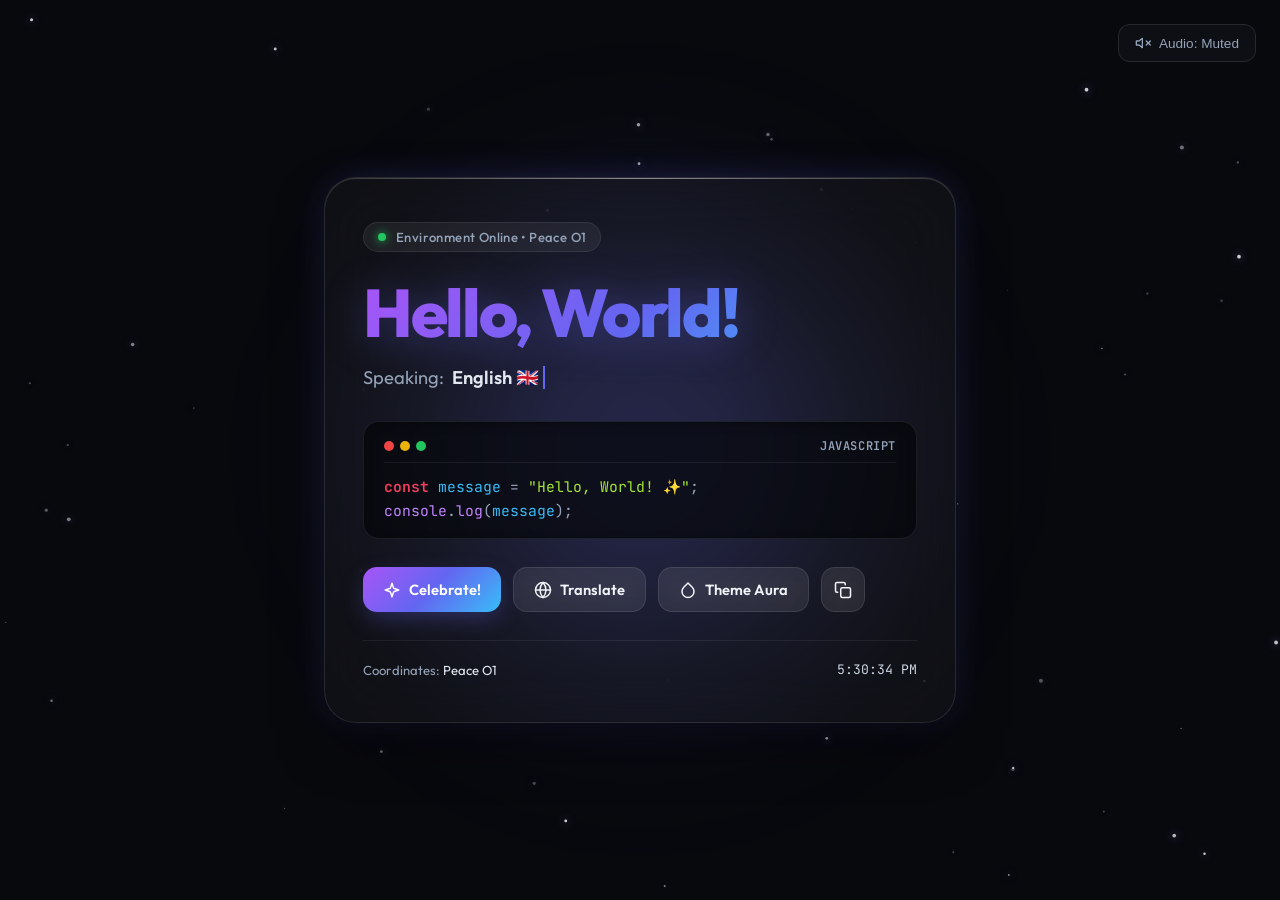
<file: index.html>
<!DOCTYPE html>
<html lang="en">
<head>
  <meta charset="UTF-8">
  <meta name="viewport" content="width=device-width, initial-scale=1.0">
  <title>Hello World ✨ | Peace O1</title>
  
  <!-- Fonts -->
  <link rel="preconnect" href="https://fonts.googleapis.com">
  <link rel="preconnect" href="https://fonts.gstatic.com" crossorigin>
  <link href="https://fonts.googleapis.com/css2?family=JetBrains+Mono:wght@400;600&family=Outfit:wght@300;400;600;700;800&display=swap" rel="stylesheet">

  <style>
    :root {
      --bg-dark: #08090d;
      --card-bg: rgba(255, 255, 255, 0.035);
      --card-border: rgba(255, 255, 255, 0.1);
      --card-hover-border: rgba(255, 255, 255, 0.22);
      --text-main: #f8fafc;
      --text-muted: #94a3b8;
      --primary-gradient: linear-gradient(135deg, #a855f7 0%, #6366f1 50%, #38bdf8 100%);
      --accent-glow: rgba(99, 102, 241, 0.35);
      --theme-hue: 245;
    }

    [data-theme="emerald"] {
      --primary-gradient: linear-gradient(135deg, #10b981 0%, #06b6d4 50%, #3b82f6 100%);
      --accent-glow: rgba(16, 185, 129, 0.35);
      --theme-hue: 160;
    }

    [data-theme="sunset"] {
      --primary-gradient: linear-gradient(135deg, #f43f5e 0%, #fb923c 50%, #facc15 100%);
      --accent-glow: rgba(244, 63, 94, 0.35);
      --theme-hue: 15;
    }

    [data-theme="cyber"] {
      --primary-gradient: linear-gradient(135deg, #00f2fe 0%, #4facfe 50%, #a855f7 100%);
      --accent-glow: rgba(0, 242, 254, 0.35);
      --theme-hue: 190;
    }

    * {
      margin: 0;
      padding: 0;
      box-sizing: border-box;
      user-select: none;
    }

    body {
      background-color: var(--bg-dark);
      color: var(--text-main);
      font-family: 'Outfit', sans-serif;
      min-height: 100vh;
      overflow-x: hidden;
      display: flex;
      flex-direction: column;
      align-items: center;
      justify-content: center;
      position: relative;
    }

    /* Ambient dynamic background lighting */
    #bg-canvas, #confetti-canvas {
      position: fixed;
      top: 0;
      left: 0;
      width: 100vw;
      height: 100vh;
      pointer-events: none;
      z-index: 0;
    }

    #confetti-canvas {
      z-index: 50;
    }

    .ambient-glow {
      position: fixed;
      width: 600px;
      height: 600px;
      border-radius: 50%;
      background: radial-gradient(circle, var(--accent-glow) 0%, rgba(0,0,0,0) 70%);
      filter: blur(80px);
      z-index: 0;
      pointer-events: none;
      transition: background 0.8s ease, transform 0.2s cubic-bezier(0.2, 0, 0, 1);
    }

    /* Outer Wrapper for 3D perspective */
    .perspective-container {
      perspective: 1200px;
      z-index: 10;
      padding: 24px;
      width: 100%;
      max-width: 680px;
      display: flex;
      justify-content: center;
    }

    /* Glassmorphic 3D Card */
    .card {
      width: 100%;
      background: var(--card-bg);
      backdrop-filter: blur(28px);
      -webkit-backdrop-filter: blur(28px);
      border: 1px solid var(--card-border);
      border-radius: 32px;
      padding: 44px 38px;
      box-shadow: 
        0 25px 60px -15px rgba(0, 0, 0, 0.7),
        0 0 40px -10px var(--accent-glow),
        inset 0 1px 0 rgba(255, 255, 255, 0.15);
      transition: border-color 0.4s ease, box-shadow 0.4s ease, transform 0.15s ease-out;
      transform-style: preserve-3d;
      position: relative;
      overflow: hidden;
    }

    .card::before {
      content: '';
      position: absolute;
      top: 0;
      left: 0;
      right: 0;
      height: 1px;
      background: linear-gradient(90deg, transparent, rgba(255,255,255,0.4), transparent);
    }

    .card:hover {
      border-color: var(--card-hover-border);
    }

    /* Header Badge */
    .status-badge {
      display: inline-flex;
      align-items: center;
      gap: 10px;
      padding: 6px 14px;
      border-radius: 9999px;
      background: rgba(255, 255, 255, 0.06);
      border: 1px solid rgba(255, 255, 255, 0.08);
      font-size: 0.82rem;
      font-weight: 500;
      color: var(--text-muted);
      letter-spacing: 0.03em;
      margin-bottom: 24px;
      transform: translateZ(25px);
    }

    .pulse-dot {
      width: 8px;
      height: 8px;
      border-radius: 50%;
      background-color: #22c55e;
      box-shadow: 0 0 10px #22c55e;
      animation: pulse 2s infinite;
    }

    @keyframes pulse {
      0%, 100% { opacity: 1; transform: scale(1); }
      50% { opacity: 0.4; transform: scale(0.85); }
    }

    /* Headline Typography */
    .title-container {
      margin-bottom: 12px;
      transform: translateZ(40px);
    }

    .greeting-title {
      font-size: clamp(2.8rem, 7vw, 4.2rem);
      font-weight: 800;
      letter-spacing: -0.035em;
      line-height: 1.1;
      background: var(--primary-gradient);
      -webkit-background-clip: text;
      -webkit-text-fill-color: transparent;
      margin-bottom: 12px;
      filter: drop-shadow(0 4px 20px var(--accent-glow));
    }

    .multilingual-subtitle {
      font-size: 1.15rem;
      color: var(--text-muted);
      min-height: 1.7em;
      display: flex;
      align-items: center;
      gap: 8px;
      font-weight: 400;
      transform: translateZ(30px);
    }

    .typewriter-text {
      color: #e2e8f0;
      font-weight: 600;
      border-right: 2px solid #6366f1;
      padding-right: 4px;
      animation: blink 0.8s infinite;
    }

    @keyframes blink {
      0%, 100% { border-color: transparent; }
      50% { border-color: #6366f1; }
    }

    /* Interactive Code Box */
    .code-box {
      margin: 28px 0;
      background: rgba(7, 8, 12, 0.7);
      border: 1px solid rgba(255, 255, 255, 0.08);
      border-radius: 16px;
      padding: 16px 20px;
      position: relative;
      font-family: 'JetBrains Mono', monospace;
      font-size: 0.92rem;
      transform: translateZ(35px);
      box-shadow: inset 0 2px 10px rgba(0, 0, 0, 0.4);
    }

    .code-header {
      display: flex;
      justify-content: space-between;
      align-items: center;
      margin-bottom: 12px;
      padding-bottom: 8px;
      border-bottom: 1px solid rgba(255, 255, 255, 0.06);
    }

    .window-dots {
      display: flex;
      gap: 6px;
    }

    .dot {
      width: 10px;
      height: 10px;
      border-radius: 50%;
    }

    .dot.red { background: #ef4444; }
    .dot.yellow { background: #eab308; }
    .dot.green { background: #22c55e; }

    .lang-label {
      font-size: 0.75rem;
      color: var(--text-muted);
      letter-spacing: 0.05em;
      text-transform: uppercase;
      font-weight: 600;
    }

    .code-content {
      line-height: 1.6;
      color: #94a3b8;
    }

    .syntax-keyword { color: #f43f5e; font-weight: 600; }
    .syntax-var { color: #38bdf8; }
    .syntax-string { color: #a3e635; }
    .syntax-func { color: #c084fc; }

    /* Action Buttons */
    .button-group {
      display: flex;
      flex-wrap: wrap;
      gap: 12px;
      margin-top: 24px;
      transform: translateZ(45px);
    }

    .btn {
      display: inline-flex;
      align-items: center;
      gap: 8px;
      padding: 12px 20px;
      border-radius: 14px;
      font-family: 'Outfit', sans-serif;
      font-size: 0.92rem;
      font-weight: 600;
      cursor: pointer;
      border: none;
      transition: all 0.25s cubic-bezier(0.16, 1, 0.3, 1);
      position: relative;
      overflow: hidden;
    }

    .btn:active {
      transform: scale(0.96);
    }

    .btn-primary {
      background: var(--primary-gradient);
      color: #ffffff;
      box-shadow: 0 8px 24px -4px var(--accent-glow);
    }

    .btn-primary:hover {
      box-shadow: 0 12px 30px 0 var(--accent-glow);
      filter: brightness(1.1);
      transform: translateY(-2px);
    }

    .btn-secondary {
      background: rgba(255, 255, 255, 0.07);
      color: #f1f5f9;
      border: 1px solid rgba(255, 255, 255, 0.1);
      backdrop-filter: blur(10px);
    }

    .btn-secondary:hover {
      background: rgba(255, 255, 255, 0.12);
      border-color: rgba(255, 255, 255, 0.2);
      transform: translateY(-2px);
    }

    .btn-icon-only {
      padding: 12px;
      aspect-ratio: 1;
    }

    /* Audio Toggle */
    .sound-badge {
      position: fixed;
      top: 24px;
      right: 24px;
      z-index: 60;
      background: rgba(15, 17, 23, 0.85);
      backdrop-filter: blur(16px);
      border: 1px solid rgba(255, 255, 255, 0.1);
      color: var(--text-muted);
      border-radius: 12px;
      padding: 10px 16px;
      display: flex;
      align-items: center;
      gap: 8px;
      font-size: 0.85rem;
      cursor: pointer;
      transition: all 0.2s ease;
    }

    .sound-badge:hover {
      color: #fff;
      border-color: rgba(255, 255, 255, 0.25);
    }

    /* Live Time Footer */
    .card-footer {
      margin-top: 28px;
      padding-top: 20px;
      border-top: 1px solid rgba(255, 255, 255, 0.07);
      display: flex;
      justify-content: space-between;
      align-items: center;
      font-size: 0.82rem;
      color: var(--text-muted);
      transform: translateZ(25px);
    }

    .footer-live-time {
      font-family: 'JetBrains Mono', monospace;
      color: #cbd5e1;
    }

    /* Interactive Notification Toast */
    .toast {
      position: fixed;
      bottom: 28px;
      background: rgba(15, 17, 23, 0.95);
      backdrop-filter: blur(14px);
      border: 1px solid rgba(255, 255, 255, 0.15);
      color: #f8fafc;
      padding: 12px 22px;
      border-radius: 14px;
      font-size: 0.9rem;
      box-shadow: 0 10px 30px rgba(0,0,0,0.5);
      transform: translateY(100px);
      opacity: 0;
      transition: all 0.35s cubic-bezier(0.16, 1, 0.3, 1);
      z-index: 100;
      display: flex;
      align-items: center;
      gap: 10px;
    }

    .toast.show {
      transform: translateY(0);
      opacity: 1;
    }

    @media (max-width: 600px) {
      .card {
        padding: 30px 22px;
      }
      .button-group {
        flex-direction: column;
      }
      .btn {
        width: 100%;
        justify-content: center;
      }
      .sound-badge {
        top: 14px;
        right: 14px;
        padding: 8px 12px;
      }
    }
  </style>
</head>
<body>

  <!-- Ambient background glow ball tracking cursor -->
  <div class="ambient-glow" id="ambient-glow"></div>

  <!-- Interactive canvas particles -->
  <canvas id="bg-canvas"></canvas>

  <!-- Confetti canvas for celebrations -->
  <canvas id="confetti-canvas"></canvas>

  <!-- Sound Toggle -->
  <button class="sound-badge" id="sound-btn" title="Toggle audio feedback">
    <svg id="sound-icon-off" width="16" height="16" viewBox="0 0 24 24" fill="none" stroke="currentColor" stroke-width="2" stroke-linecap="round" stroke-linejoin="round">
      <polygon points="11 5 6 9 2 9 2 15 6 15 11 19 11 5"></polygon>
      <line x1="23" y1="9" x2="17" y2="15"></line>
      <line x1="17" y1="9" x2="23" y2="15"></line>
    </svg>
    <svg id="sound-icon-on" style="display:none;" width="16" height="16" viewBox="0 0 24 24" fill="none" stroke="currentColor" stroke-width="2" stroke-linecap="round" stroke-linejoin="round">
      <polygon points="11 5 6 9 2 9 2 15 6 15 11 19 11 5"></polygon>
      <path d="M19.07 4.93a10 10 0 0 1 0 14.14M15.54 8.46a5 5 0 0 1 0 7.07"></path>
    </svg>
    <span id="sound-status-text">Audio: Muted</span>
  </button>

  <!-- 3D Perspective Card Container -->
  <main class="perspective-container">
    <article class="card" id="tilt-card">
      
      <!-- Status Badge -->
      <div class="status-badge">
        <span class="pulse-dot"></span>
        <span>Environment Online • Peace O1</span>
      </div>

      <!-- Main Headline -->
      <div class="title-container">
        <h1 class="greeting-title" id="main-greeting">Hello, World!</h1>
        <div class="multilingual-subtitle">
          <span>Speaking: </span>
          <span class="typewriter-text" id="typewriter">Earth</span>
        </div>
      </div>

      <!-- Live Code Block -->
      <div class="code-box">
        <div class="code-header">
          <div class="window-dots">
            <span class="dot red"></span>
            <span class="dot yellow"></span>
            <span class="dot green"></span>
          </div>
          <span class="lang-label">JavaScript</span>
        </div>
        <div class="code-content">
          <div><span class="syntax-keyword">const</span> <span class="syntax-var">message</span> = <span class="syntax-string">"Hello, World! ✨"</span>;</div>
          <div><span class="syntax-func">console</span>.<span class="syntax-func">log</span>(<span class="syntax-var">message</span>);</div>
        </div>
      </div>

      <!-- Interactive Actions -->
      <div class="button-group">
        <button class="btn btn-primary" id="celebrate-btn">
          <svg width="18" height="18" viewBox="0 0 24 24" fill="none" stroke="currentColor" stroke-width="2" stroke-linecap="round" stroke-linejoin="round">
            <path d="m12 3-1.912 5.813a2 2 0 0 1-1.275 1.275L3 12l5.813 1.912a2 2 0 0 1 1.275 1.275L12 21l1.912-5.813a2 2 0 0 1 1.275-1.275L21 12l-5.813-1.912a2 2 0 0 1-1.275-1.275L12 3Z"/>
          </svg>
          Celebrate!
        </button>

        <button class="btn btn-secondary" id="cycle-lang-btn">
          <svg width="18" height="18" viewBox="0 0 24 24" fill="none" stroke="currentColor" stroke-width="2" stroke-linecap="round" stroke-linejoin="round">
            <circle cx="12" cy="12" r="10"></circle>
            <line x1="2" y1="12" x2="22" y2="12"></line>
            <path d="M12 2a15.3 15.3 0 0 1 4 10 15.3 15.3 0 0 1-4 10 15.3 15.3 0 0 1-4-10 15.3 15.3 0 0 1 4-10z"></path>
          </svg>
          Translate
        </button>

        <button class="btn btn-secondary" id="theme-btn" title="Cycle Theme">
          <svg width="18" height="18" viewBox="0 0 24 24" fill="none" stroke="currentColor" stroke-width="2" stroke-linecap="round" stroke-linejoin="round">
            <path d="M12 2.69l5.66 5.66a8 8 0 1 1-11.31 0z"></path>
          </svg>
          Theme Aura
        </button>

        <button class="btn btn-secondary btn-icon-only" id="copy-btn" title="Copy Greeting">
          <svg id="copy-icon" width="18" height="18" viewBox="0 0 24 24" fill="none" stroke="currentColor" stroke-width="2" stroke-linecap="round" stroke-linejoin="round">
            <rect x="9" y="9" width="13" height="13" rx="2" ry="2"></rect>
            <path d="M5 15H4a2 2 0 0 1-2-2V4a2 2 0 0 1 2-2h9a2 2 0 0 1 2 2v1"></path>
          </svg>
        </button>
      </div>

      <!-- Card Footer -->
      <footer class="card-footer">
        <div>Coordinates: <span style="color:#e2e8f0;">Peace O1</span></div>
        <div class="footer-live-time" id="clock">00:00:00</div>
      </footer>

    </article>
  </main>

  <!-- Interactive Toast Notification -->
  <div class="toast" id="toast">
    <svg width="18" height="18" viewBox="0 0 24 24" fill="none" stroke="#22c55e" stroke-width="2" stroke-linecap="round" stroke-linejoin="round">
      <path d="M20 6L9 17l-5-5"/>
    </svg>
    <span id="toast-message">Copied to clipboard!</span>
  </div>

  <script>
    /* ==========================================================
       1. SYNTHESIZED AUDIO (Web Audio API)
       ========================================================== */
    let audioEnabled = false;
    let audioCtx = null;

    function getAudioContext() {
      if (!audioCtx) {
        audioCtx = new (window.AudioContext || window.webkitAudioContext)();
      }
      if (audioCtx.state === 'suspended') {
        audioCtx.resume();
      }
      return audioCtx;
    }

    function playTone(freq, type = 'sine', duration = 0.25, gainVal = 0.1) {
      if (!audioEnabled) return;
      try {
        const ctx = getAudioContext();
        const osc = ctx.createOscillator();
        const gain = ctx.createGain();

        osc.type = type;
        osc.frequency.setValueAtTime(freq, ctx.currentTime);

        gain.gain.setValueAtTime(gainVal, ctx.currentTime);
        gain.gain.exponentialRampToValueAtTime(0.0001, ctx.currentTime + duration);

        osc.connect(gain);
        gain.connect(ctx.destination);

        osc.start();
        osc.stop(ctx.currentTime + duration);
      } catch (e) {
        console.warn('Audio playback error', e);
      }
    }

    function playCelebrationChord() {
      if (!audioEnabled) return;
      const notes = [523.25, 659.25, 783.99, 1046.50]; // C Major arpeggio
      notes.forEach((freq, idx) => {
        setTimeout(() => playTone(freq, 'triangle', 0.4, 0.08), idx * 80);
      });
    }

    const soundBtn = document.getElementById('sound-btn');
    const soundIconOff = document.getElementById('sound-icon-off');
    const soundIconOn = document.getElementById('sound-icon-on');
    const soundStatusText = document.getElementById('sound-status-text');

    soundBtn.addEventListener('click', () => {
      audioEnabled = !audioEnabled;
      if (audioEnabled) {
        getAudioContext();
        soundIconOff.style.display = 'none';
        soundIconOn.style.display = 'block';
        soundStatusText.textContent = 'Audio: Active';
        playTone(660, 'sine', 0.2, 0.1);
        showToast('Sound enabled 🎵');
      } else {
        soundIconOff.style.display = 'block';
        soundIconOn.style.display = 'none';
        soundStatusText.textContent = 'Audio: Muted';
        showToast('Sound muted 🔇');
      }
    });

    /* ==========================================================
       2. TYPEWRITER & MULTILINGUAL GREETINGS
       ========================================================== */
    const greetings = [
      { text: "Hello, World!", lang: "English 🇬🇧" },
      { text: "Bonjour, le monde !", lang: "Français 🇫🇷" },
      { text: "¡Hola, Mundo!", lang: "Español 🇪🇸" },
      { text: "こんにちは、世界！", lang: "Japanese 🇯🇵" },
      { text: "Hallo, Welt!", lang: "Deutsch 🇩🇪" },
      { text: "Ciao, Mondo!", lang: "Italiano 🇮🇹" },
      { text: "Olá, Mundo!", lang: "Português 🇧🇷" },
      { text: "مرحباً بالعالم!", lang: "Arabic 🌍" },
      { text: "你好，世界！", lang: "Chinese 🇨🇳" },
      { text: "안녕하세요, 세계!", lang: "Korean 🇰🇷" }
    ];

    let currentGreetingIdx = 0;
    const mainGreeting = document.getElementById('main-greeting');
    const typewriterEl = document.getElementById('typewriter');
    let isTyping = false;

    function displayGreeting(index) {
      const item = greetings[index];
      mainGreeting.textContent = item.text;
      typewriterEl.textContent = item.lang;
      playTone(520, 'sine', 0.15, 0.05);
    }

    function cycleGreeting() {
      currentGreetingIdx = (currentGreetingIdx + 1) % greetings.length;
      displayGreeting(currentGreetingIdx);
      showToast(`Switched to ${greetings[currentGreetingIdx].lang}`);
    }

    document.getElementById('cycle-lang-btn').addEventListener('click', cycleGreeting);

    /* ==========================================================
       3. 3D TILT EFFECT
       ========================================================== */
    const card = document.getElementById('tilt-card');
    const ambientGlow = document.getElementById('ambient-glow');

    window.addEventListener('mousemove', (e) => {
      // Move ambient spotlight
      ambientGlow.style.transform = `translate(${e.clientX - 300}px, ${e.clientY - 300}px)`;

      // Calculate tilt
      const rect = card.getBoundingClientRect();
      const cardX = rect.left + rect.width / 2;
      const cardY = rect.top + rect.height / 2;

      const angleX = (cardY - e.clientY) / 25;
      const angleY = (e.clientX - cardX) / 25;

      card.style.transform = `rotateX(${angleX}deg) rotateY(${angleY}deg)`;
    });

    card.addEventListener('mouseleave', () => {
      card.style.transform = 'rotateX(0deg) rotateY(0deg)';
    });

    /* ==========================================================
       4. THEME SWITCHER
       ========================================================== */
    const themes = ['', 'emerald', 'sunset', 'cyber'];
    let themeIndex = 0;

    document.getElementById('theme-btn').addEventListener('click', () => {
      themeIndex = (themeIndex + 1) % themes.length;
      const selected = themes[themeIndex];
      if (selected) {
        document.body.setAttribute('data-theme', selected);
      } else {
        document.body.removeAttribute('data-theme');
      }
      playTone(440, 'triangle', 0.2, 0.08);
      const name = selected ? selected.toUpperCase() : 'VIOLET ECLIPSE';
      showToast(`Aura: ${name}`);
    });

    /* ==========================================================
       5. CONFETTI CELEBRATION ENGINE
       ========================================================== */
    const confettiCanvas = document.getElementById('confetti-canvas');
    const confCtx = confettiCanvas.getContext('2d');
    let confettiParticles = [];

    function resizeConfetti() {
      confettiCanvas.width = window.innerWidth;
      confettiCanvas.height = window.innerHeight;
    }
    window.addEventListener('resize', resizeConfetti);
    resizeConfetti();

    class Confetti {
      constructor(x, y) {
        this.x = x;
        this.y = y;
        this.size = Math.random() * 8 + 5;
        this.color = ['#38bdf8', '#a855f7', '#f43f5e', '#facc15', '#22c55e', '#6366f1'][Math.floor(Math.random() * 6)];
        this.vx = (Math.random() - 0.5) * 16;
        this.vy = Math.random() * -14 - 4;
        this.rotation = Math.random() * 360;
        this.rotationSpeed = (Math.random() - 0.5) * 12;
        this.opacity = 1;
        this.gravity = 0.45;
        this.drag = 0.985;
      }
      update() {
        this.vx *= this.drag;
        this.vy += this.gravity;
        this.x += this.vx;
        this.y += this.vy;
        this.rotation += this.rotationSpeed;
        this.opacity -= 0.012;
      }
      draw() {
        confCtx.save();
        confCtx.translate(this.x, this.y);
        confCtx.rotate((this.rotation * Math.PI) / 180);
        confCtx.globalAlpha = Math.max(0, this.opacity);
        confCtx.fillStyle = this.color;
        confCtx.fillRect(-this.size / 2, -this.size / 2, this.size, this.size * 0.6);
        confCtx.restore();
      }
    }

    function triggerConfetti() {
      const rect = card.getBoundingClientRect();
      const originX = rect.left + rect.width / 2;
      const originY = rect.top + rect.height / 2;

      for (let i = 0; i < 90; i++) {
        confettiParticles.push(new Confetti(originX, originY));
      }
      playCelebrationChord();
    }

    function renderConfetti() {
      confCtx.clearRect(0, 0, confettiCanvas.width, confettiCanvas.height);
      for (let i = confettiParticles.length - 1; i >= 0; i--) {
        const p = confettiParticles[i];
        p.update();
        p.draw();
        if (p.opacity <= 0 || p.y > confettiCanvas.height) {
          confettiParticles.splice(i, 1);
        }
      }
      requestAnimationFrame(renderConfetti);
    }
    renderConfetti();

    document.getElementById('celebrate-btn').addEventListener('click', triggerConfetti);

    /* ==========================================================
       6. INTERACTIVE BACKGROUND PARTICLES
       ========================================================== */
    const bgCanvas = document.getElementById('bg-canvas');
    const bgCtx = bgCanvas.getContext('2d');
    let bgParticles = [];

    function resizeBgCanvas() {
      bgCanvas.width = window.innerWidth;
      bgCanvas.height = window.innerHeight;
    }
    window.addEventListener('resize', resizeBgCanvas);
    resizeBgCanvas();

    class StarParticle {
      constructor() {
        this.reset();
      }
      reset() {
        this.x = Math.random() * bgCanvas.width;
        this.y = Math.random() * bgCanvas.height;
        this.radius = Math.random() * 1.6 + 0.4;
        this.vx = (Math.random() - 0.5) * 0.4;
        this.vy = (Math.random() - 0.5) * 0.4;
        this.alpha = Math.random() * 0.6 + 0.2;
        this.pulseSpeed = Math.random() * 0.02 + 0.005;
      }
      update() {
        this.x += this.vx;
        this.y += this.vy;
        if (this.x < 0 || this.x > bgCanvas.width || this.y < 0 || this.y > bgCanvas.height) {
          this.reset();
        }
        this.alpha += Math.sin(Date.now() * this.pulseSpeed) * 0.01;
      }
      draw() {
        bgCtx.save();
        bgCtx.beginPath();
        bgCtx.arc(this.x, this.y, this.radius, 0, Math.PI * 2);
        bgCtx.fillStyle = `rgba(255, 255, 255, ${Math.max(0.1, Math.min(0.8, this.alpha))})`;
        bgCtx.shadowBlur = 8;
        bgCtx.shadowColor = '#818cf8';
        bgCtx.fill();
        bgCtx.restore();
      }
    }

    for (let i = 0; i < 65; i++) {
      bgParticles.push(new StarParticle());
    }

    function animateBg() {
      bgCtx.clearRect(0, 0, bgCanvas.width, bgCanvas.height);
      bgParticles.forEach(p => {
        p.update();
        p.draw();
      });
      requestAnimationFrame(animateBg);
    }
    animateBg();

    /* ==========================================================
       7. CLIPBOARD & TOAST NOTIFICATION
       ========================================================== */
    const toast = document.getElementById('toast');
    const toastMsg = document.getElementById('toast-message');
    let toastTimeout = null;

    function showToast(message) {
      toastMsg.textContent = message;
      toast.classList.add('show');
      clearTimeout(toastTimeout);
      toastTimeout = setTimeout(() => {
        toast.classList.remove('show');
      }, 2600);
    }

    document.getElementById('copy-btn').addEventListener('click', async () => {
      const text = mainGreeting.textContent;
      try {
        await navigator.clipboard.writeText(text);
        playTone(880, 'sine', 0.15, 0.08);
        showToast(`Copied "${text}" to clipboard!`);
      } catch (err) {
        showToast('Clipboard copy failed.');
      }
    });

    /* ==========================================================
       8. LIVE CLOCK
       ========================================================== */
    const clockEl = document.getElementById('clock');
    function updateClock() {
      const now = new Date();
      clockEl.textContent = now.toLocaleTimeString();
    }
    setInterval(updateClock, 1000);
    updateClock();

    // Initial greeting setup
    displayGreeting(0);
  </script>
</body>
</html>
</file>
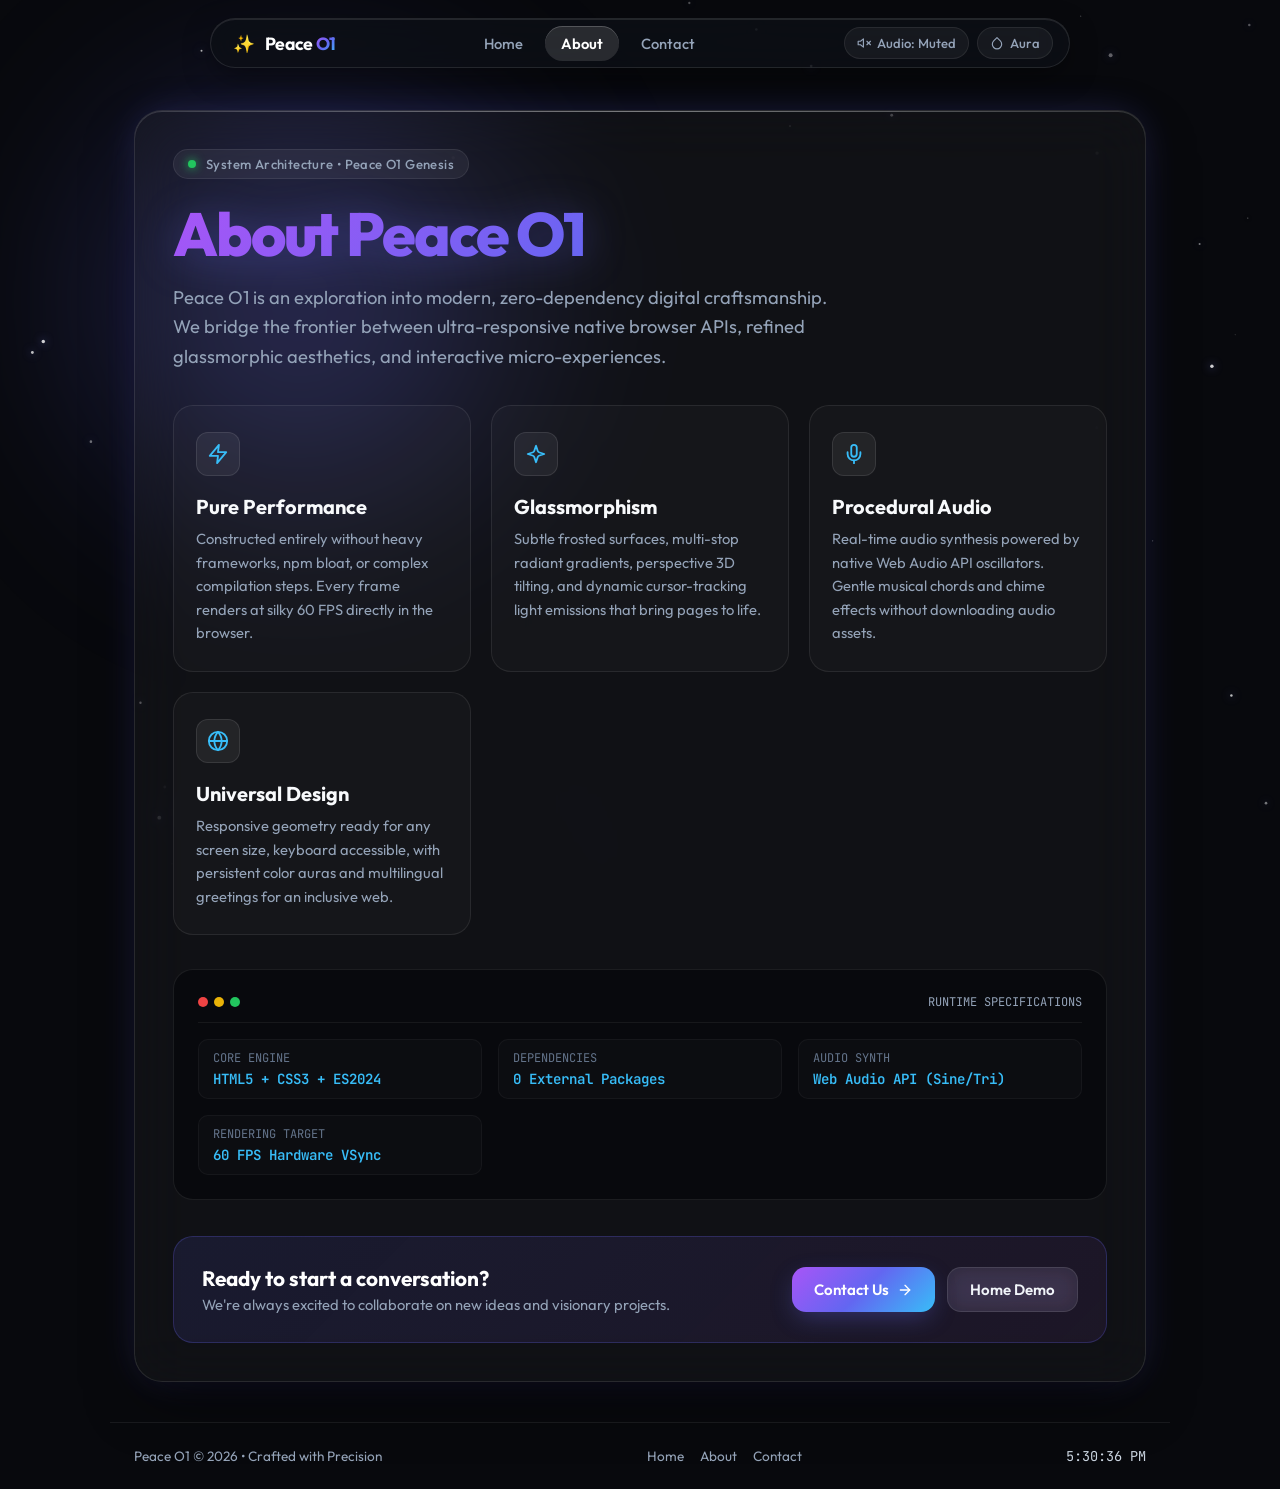
<file: about.html>
<!DOCTYPE html>
<html lang="en">
<head>
  <meta charset="UTF-8">
  <meta name="viewport" content="width=device-width, initial-scale=1.0">
  <title>About | Peace O1 ✨</title>
  
  <!-- Fonts -->
  <link rel="preconnect" href="https://fonts.googleapis.com">
  <link rel="preconnect" href="https://fonts.gstatic.com" crossorigin>
  <link href="https://fonts.googleapis.com/css2?family=JetBrains+Mono:wght@400;600&family=Outfit:wght@300;400;600;700;800&display=swap" rel="stylesheet">

  <!-- Unified Styles -->
  <link rel="stylesheet" href="styles.css">

  <style>
    /* About-specific layouts and components */
    .about-grid {
      display: grid;
      grid-template-columns: repeat(auto-fit, minmax(280px, 1fr));
      gap: 20px;
      margin: 34px 0;
    }

    .feature-card {
      background: rgba(255, 255, 255, 0.025);
      border: 1px solid rgba(255, 255, 255, 0.08);
      border-radius: 20px;
      padding: 26px 22px;
      transition: all 0.3s cubic-bezier(0.16, 1, 0.3, 1);
      position: relative;
    }

    .feature-card:hover {
      background: rgba(255, 255, 255, 0.05);
      border-color: rgba(255, 255, 255, 0.2);
      transform: translateY(-4px);
      box-shadow: 0 14px 30px -10px rgba(0, 0, 0, 0.5);
    }

    .feature-icon {
      width: 44px;
      height: 44px;
      border-radius: 12px;
      background: rgba(255, 255, 255, 0.06);
      border: 1px solid rgba(255, 255, 255, 0.1);
      display: flex;
      align-items: center;
      justify-content: center;
      margin-bottom: 18px;
      color: #38bdf8;
    }

    .feature-title {
      font-size: 1.25rem;
      font-weight: 700;
      color: #f8fafc;
      margin-bottom: 8px;
    }

    .feature-desc {
      font-size: 0.92rem;
      color: var(--text-muted);
      line-height: 1.6;
    }

    /* Specs terminal */
    .specs-card {
      margin-top: 30px;
      background: rgba(7, 8, 12, 0.7);
      border: 1px solid rgba(255, 255, 255, 0.08);
      border-radius: 20px;
      padding: 24px;
      font-family: 'JetBrains Mono', monospace;
      font-size: 0.88rem;
    }

    .specs-header {
      display: flex;
      justify-content: space-between;
      align-items: center;
      margin-bottom: 16px;
      padding-bottom: 12px;
      border-bottom: 1px solid rgba(255, 255, 255, 0.06);
    }

    .window-dots {
      display: flex;
      gap: 6px;
    }

    .dot {
      width: 10px;
      height: 10px;
      border-radius: 50%;
    }
    .dot.red { background: #ef4444; }
    .dot.yellow { background: #eab308; }
    .dot.green { background: #22c55e; }

    .specs-grid {
      display: grid;
      grid-template-columns: repeat(auto-fit, minmax(220px, 1fr));
      gap: 16px;
    }

    .spec-item {
      padding: 10px 14px;
      background: rgba(255, 255, 255, 0.02);
      border-radius: 10px;
      border: 1px solid rgba(255, 255, 255, 0.04);
    }

    .spec-label {
      color: #64748b;
      font-size: 0.75rem;
      text-transform: uppercase;
      margin-bottom: 4px;
    }

    .spec-value {
      color: #38bdf8;
      font-weight: 600;
    }

    /* CTA Section */
    .cta-banner {
      margin-top: 36px;
      padding: 28px;
      background: linear-gradient(135deg, rgba(99, 102, 241, 0.12), rgba(168, 85, 247, 0.08));
      border: 1px solid rgba(99, 102, 241, 0.25);
      border-radius: 20px;
      display: flex;
      justify-content: space-between;
      align-items: center;
      flex-wrap: wrap;
      gap: 18px;
    }

    .cta-text h3 {
      font-size: 1.3rem;
      font-weight: 700;
      color: #fff;
      margin-bottom: 4px;
    }

    .cta-text p {
      color: var(--text-muted);
      font-size: 0.92rem;
    }

    .cta-actions {
      display: flex;
      gap: 12px;
    }
  </style>
</head>
<body>

  <!-- Ambient background glow tracking cursor -->
  <div class="ambient-glow" id="ambient-glow"></div>

  <!-- Interactive canvas particles -->
  <canvas id="bg-canvas"></canvas>

  <!-- Confetti canvas -->
  <canvas id="confetti-canvas"></canvas>

  <!-- Floating Navigation Bar -->
  <header class="nav-wrapper">
    <nav class="navbar">
      <a href="index.html" class="nav-brand">
        <span class="brand-spark">✨</span>
        <span>Peace <span class="brand-badge">O1</span></span>
      </a>

      <ul class="nav-menu">
        <li><a href="index.html" class="nav-link">Home</a></li>
        <li><a href="about.html" class="nav-link active">About</a></li>
        <li><a href="contact.html" class="nav-link">Contact</a></li>
      </ul>

      <div class="nav-controls">
        <button class="nav-btn" id="sound-btn" title="Toggle audio feedback">
          <svg id="sound-icon-off" width="14" height="14" viewBox="0 0 24 24" fill="none" stroke="currentColor" stroke-width="2" stroke-linecap="round" stroke-linejoin="round">
            <polygon points="11 5 6 9 2 9 2 15 6 15 11 19 11 5"></polygon>
            <line x1="23" y1="9" x2="17" y2="15"></line>
            <line x1="17" y1="9" x2="23" y2="15"></line>
          </svg>
          <svg id="sound-icon-on" style="display:none;" width="14" height="14" viewBox="0 0 24 24" fill="none" stroke="currentColor" stroke-width="2" stroke-linecap="round" stroke-linejoin="round">
            <polygon points="11 5 6 9 2 9 2 15 6 15 11 19 11 5"></polygon>
            <path d="M19.07 4.93a10 10 0 0 1 0 14.14M15.54 8.46a5 5 0 0 1 0 7.07"></path>
          </svg>
          <span id="sound-status-text">Audio: Muted</span>
        </button>

        <button class="nav-btn" id="theme-btn" title="Cycle color theme">
          <svg width="14" height="14" viewBox="0 0 24 24" fill="none" stroke="currentColor" stroke-width="2" stroke-linecap="round" stroke-linejoin="round">
            <path d="M12 2.69l5.66 5.66a8 8 0 1 1-11.31 0z"></path>
          </svg>
          <span>Aura</span>
        </button>
      </div>
    </nav>
  </header>

  <!-- Main Content -->
  <div class="main-wrapper">
    <main class="glass-panel">
      
      <!-- Status Badge -->
      <div class="status-badge">
        <span class="pulse-dot"></span>
        <span>System Architecture • Peace O1 Genesis</span>
      </div>

      <!-- Headline -->
      <h1 class="page-title">About Peace O1</h1>
      <p class="page-subtitle">
        Peace O1 is an exploration into modern, zero-dependency digital craftsmanship. We bridge the frontier between ultra-responsive native browser APIs, refined glassmorphic aesthetics, and interactive micro-experiences.
      </p>

      <!-- Feature Highlights Grid -->
      <div class="about-grid">
        
        <div class="feature-card">
          <div class="feature-icon">
            <svg width="22" height="22" viewBox="0 0 24 24" fill="none" stroke="currentColor" stroke-width="2" stroke-linecap="round" stroke-linejoin="round">
              <polygon points="13 2 3 14 12 14 11 22 21 10 12 10 13 2"></polygon>
            </svg>
          </div>
          <h2 class="feature-title">Pure Performance</h2>
          <p class="feature-desc">
            Constructed entirely without heavy frameworks, npm bloat, or complex compilation steps. Every frame renders at silky 60 FPS directly in the browser.
          </p>
        </div>

        <div class="feature-card">
          <div class="feature-icon">
            <svg width="22" height="22" viewBox="0 0 24 24" fill="none" stroke="currentColor" stroke-width="2" stroke-linecap="round" stroke-linejoin="round">
              <path d="m12 3-1.912 5.813a2 2 0 0 1-1.275 1.275L3 12l5.813 1.912a2 2 0 0 1 1.275 1.275L12 21l1.912-5.813a2 2 0 0 1 1.275-1.275L21 12l-5.813-1.912a2 2 0 0 1-1.275-1.275L12 3Z"/>
            </svg>
          </div>
          <h2 class="feature-title">Glassmorphism</h2>
          <p class="feature-desc">
            Subtle frosted surfaces, multi-stop radiant gradients, perspective 3D tilting, and dynamic cursor-tracking light emissions that bring pages to life.
          </p>
        </div>

        <div class="feature-card">
          <div class="feature-icon">
            <svg width="22" height="22" viewBox="0 0 24 24" fill="none" stroke="currentColor" stroke-width="2" stroke-linecap="round" stroke-linejoin="round">
              <path d="M12 2a3 3 0 0 0-3 3v7a3 3 0 0 0 6 0V5a3 3 0 0 0-3-3Z"></path>
              <path d="M19 10v2a7 7 0 0 1-14 0v-2"></path>
              <line x1="12" y1="19" x2="12" y2="22"></line>
            </svg>
          </div>
          <h2 class="feature-title">Procedural Audio</h2>
          <p class="feature-desc">
            Real-time audio synthesis powered by native Web Audio API oscillators. Gentle musical chords and chime effects without downloading audio assets.
          </p>
        </div>

        <div class="feature-card">
          <div class="feature-icon">
            <svg width="22" height="22" viewBox="0 0 24 24" fill="none" stroke="currentColor" stroke-width="2" stroke-linecap="round" stroke-linejoin="round">
              <circle cx="12" cy="12" r="10"></circle>
              <line x1="2" y1="12" x2="22" y2="12"></line>
              <path d="M12 2a15.3 15.3 0 0 1 4 10 15.3 15.3 0 0 1-4 10 15.3 15.3 0 0 1-4-10 15.3 15.3 0 0 1 4-10z"></path>
            </svg>
          </div>
          <h2 class="feature-title">Universal Design</h2>
          <p class="feature-desc">
            Responsive geometry ready for any screen size, keyboard accessible, with persistent color auras and multilingual greetings for an inclusive web.
          </p>
        </div>

      </div>

      <!-- Technical Specifications Terminal -->
      <section class="specs-card">
        <div class="specs-header">
          <div class="window-dots">
            <span class="dot red"></span>
            <span class="dot yellow"></span>
            <span class="dot green"></span>
          </div>
          <span style="color: var(--text-muted); font-size: 0.75rem;">RUNTIME SPECIFICATIONS</span>
        </div>
        <div class="specs-grid">
          <div class="spec-item">
            <div class="spec-label">Core Engine</div>
            <div class="spec-value">HTML5 + CSS3 + ES2024</div>
          </div>
          <div class="spec-item">
            <div class="spec-label">Dependencies</div>
            <div class="spec-value">0 External Packages</div>
          </div>
          <div class="spec-item">
            <div class="spec-label">Audio Synth</div>
            <div class="spec-value">Web Audio API (Sine/Tri)</div>
          </div>
          <div class="spec-item">
            <div class="spec-label">Rendering Target</div>
            <div class="spec-value">60 FPS Hardware VSync</div>
          </div>
        </div>
      </section>

      <!-- CTA Banner -->
      <section class="cta-banner">
        <div class="cta-text">
          <h3>Ready to start a conversation?</h3>
          <p>We're always excited to collaborate on new ideas and visionary projects.</p>
        </div>
        <div class="cta-actions">
          <a href="contact.html" class="btn btn-primary">
            <span>Contact Us</span>
            <svg width="16" height="16" viewBox="0 0 24 24" fill="none" stroke="currentColor" stroke-width="2" stroke-linecap="round" stroke-linejoin="round">
              <line x1="5" y1="12" x2="19" y2="12"></line>
              <polyline points="12 5 19 12 12 19"></polyline>
            </svg>
          </a>
          <a href="index.html" class="btn btn-secondary">
            <span>Home Demo</span>
          </a>
        </div>
      </section>

    </main>
  </div>

  <!-- Global Footer -->
  <footer class="global-footer">
    <div>Peace O1 &copy; 2026 • Crafted with Precision</div>
    <div class="footer-nav">
      <a href="index.html">Home</a>
      <a href="about.html">About</a>
      <a href="contact.html">Contact</a>
    </div>
    <div class="live-time-display">00:00:00</div>
  </footer>

  <!-- Unified Runtime -->
  <script src="main.js"></script>
</body>
</html>
</file>
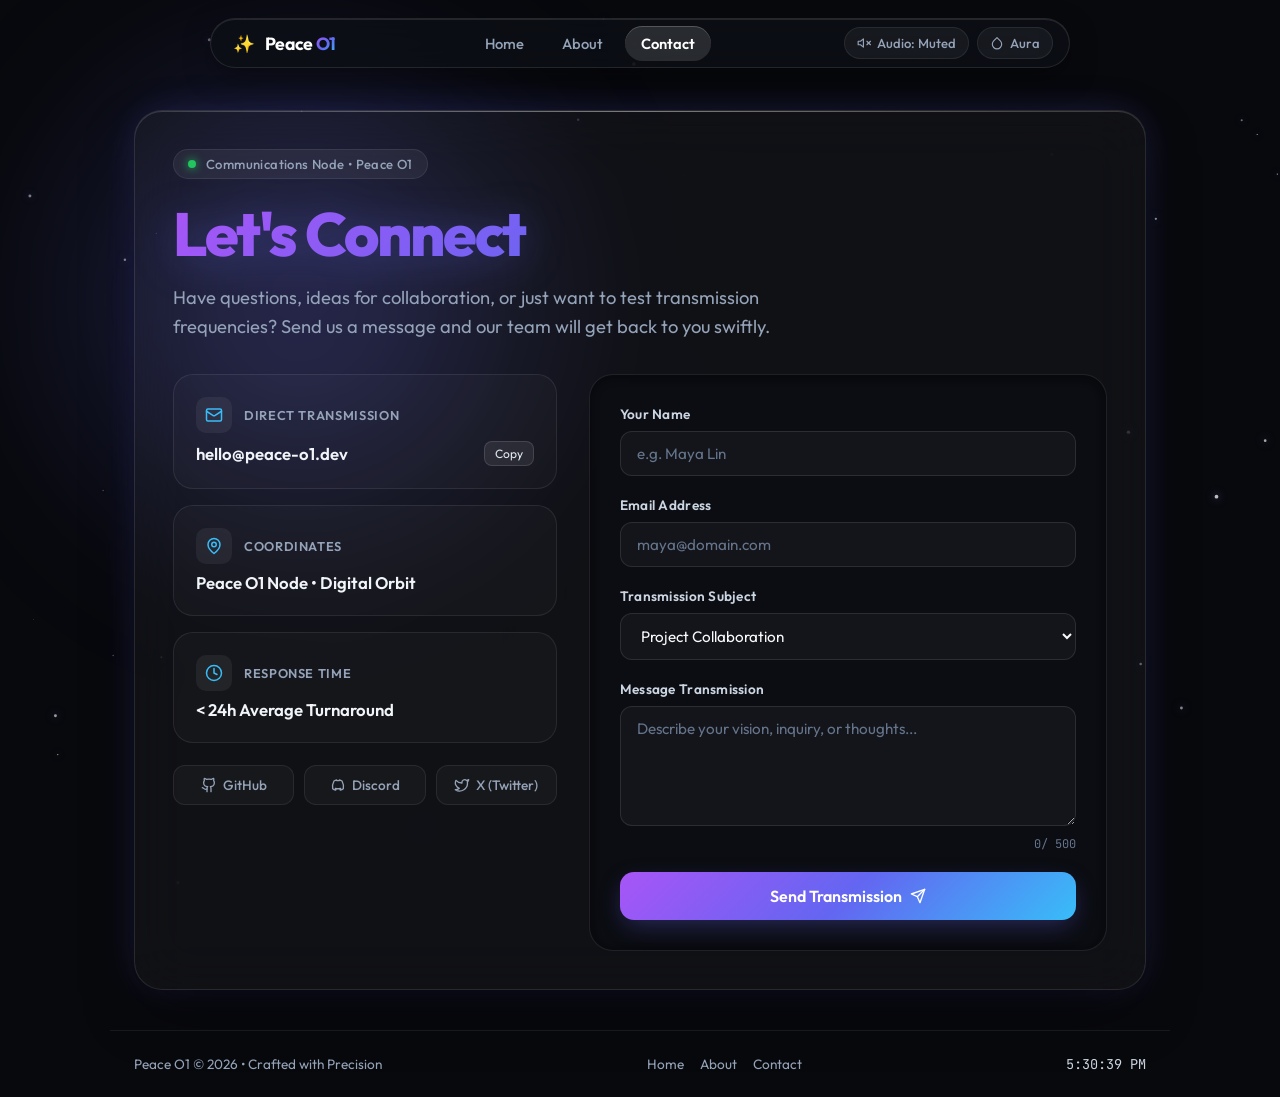
<file: contact.html>
<!DOCTYPE html>
<html lang="en">
<head>
  <meta charset="UTF-8">
  <meta name="viewport" content="width=device-width, initial-scale=1.0">
  <title>Contact | Peace O1 ✨</title>
  
  <!-- Fonts -->
  <link rel="preconnect" href="https://fonts.googleapis.com">
  <link rel="preconnect" href="https://fonts.gstatic.com" crossorigin>
  <link href="https://fonts.googleapis.com/css2?family=JetBrains+Mono:wght@400;600&family=Outfit:wght@300;400;600;700;800&display=swap" rel="stylesheet">

  <!-- Unified Styles -->
  <link rel="stylesheet" href="styles.css">

  <style>
    /* Contact-specific styling */
    .contact-container {
      display: grid;
      grid-template-columns: 1fr 1.35fr;
      gap: 32px;
      margin-top: 24px;
    }

    /* Left Info Cards */
    .info-column {
      display: flex;
      flex-direction: column;
      gap: 16px;
    }

    .info-card {
      background: rgba(255, 255, 255, 0.025);
      border: 1px solid rgba(255, 255, 255, 0.08);
      border-radius: 20px;
      padding: 22px;
      transition: all 0.25s ease;
    }

    .info-card:hover {
      background: rgba(255, 255, 255, 0.05);
      border-color: rgba(255, 255, 255, 0.18);
      transform: translateY(-2px);
    }

    .info-card-header {
      display: flex;
      align-items: center;
      gap: 12px;
      margin-bottom: 8px;
    }

    .info-icon {
      width: 36px;
      height: 36px;
      border-radius: 10px;
      background: rgba(255, 255, 255, 0.06);
      display: flex;
      align-items: center;
      justify-content: center;
      color: #38bdf8;
    }

    .info-label {
      font-size: 0.8rem;
      text-transform: uppercase;
      letter-spacing: 0.05em;
      color: var(--text-muted);
      font-weight: 600;
    }

    .info-value {
      font-size: 1.05rem;
      color: #f1f5f9;
      font-weight: 600;
    }

    .email-row {
      display: flex;
      align-items: center;
      justify-content: space-between;
      gap: 10px;
    }

    .copy-pill {
      background: rgba(255, 255, 255, 0.08);
      border: 1px solid rgba(255, 255, 255, 0.12);
      color: #e2e8f0;
      padding: 4px 10px;
      border-radius: 8px;
      font-size: 0.75rem;
      cursor: pointer;
      font-family: inherit;
      transition: all 0.2s ease;
    }

    .copy-pill:hover {
      background: rgba(255, 255, 255, 0.18);
      color: #fff;
    }

    .social-pills {
      display: flex;
      gap: 10px;
      margin-top: 6px;
    }

    .social-pill {
      flex: 1;
      padding: 10px 12px;
      border-radius: 12px;
      background: rgba(255, 255, 255, 0.03);
      border: 1px solid rgba(255, 255, 255, 0.08);
      color: var(--text-muted);
      text-decoration: none;
      font-size: 0.85rem;
      font-weight: 500;
      display: flex;
      align-items: center;
      justify-content: center;
      gap: 6px;
      transition: all 0.2s ease;
    }

    .social-pill:hover {
      color: #fff;
      border-color: rgba(255, 255, 255, 0.2);
      background: rgba(255, 255, 255, 0.08);
      transform: translateY(-2px);
    }

    /* Right Form Card */
    .form-panel {
      background: rgba(10, 12, 18, 0.65);
      border: 1px solid rgba(255, 255, 255, 0.09);
      border-radius: 24px;
      padding: 30px;
      box-shadow: inset 0 2px 10px rgba(0, 0, 0, 0.4);
    }

    .form-group {
      margin-bottom: 20px;
    }

    .form-label {
      display: block;
      font-size: 0.85rem;
      font-weight: 600;
      color: #cbd5e1;
      margin-bottom: 8px;
      letter-spacing: 0.02em;
    }

    .form-control {
      width: 100%;
      background: rgba(255, 255, 255, 0.04);
      border: 1px solid rgba(255, 255, 255, 0.1);
      border-radius: 12px;
      padding: 12px 16px;
      color: #f8fafc;
      font-family: inherit;
      font-size: 0.95rem;
      outline: none;
      transition: all 0.25s ease;
    }

    .form-control:focus {
      border-color: #818cf8;
      background: rgba(255, 255, 255, 0.07);
      box-shadow: 0 0 0 3px rgba(99, 102, 241, 0.25);
    }

    .form-control::placeholder {
      color: #64748b;
    }

    select.form-control {
      cursor: pointer;
    }

    select.form-control option {
      background: #0f1117;
      color: #fff;
    }

    textarea.form-control {
      resize: vertical;
      min-height: 120px;
    }

    .char-counter {
      display: flex;
      justify-content: flex-end;
      font-size: 0.75rem;
      color: #64748b;
      margin-top: 6px;
      font-family: 'JetBrains Mono', monospace;
    }

    .submit-btn {
      width: 100%;
      padding: 14px;
      font-size: 1rem;
    }

    .spinner {
      width: 18px;
      height: 18px;
      border: 2px solid rgba(255,255,255,0.3);
      border-top-color: #fff;
      border-radius: 50%;
      animation: spin 0.8s linear infinite;
      display: none;
    }

    @keyframes spin {
      to { transform: rotate(360deg); }
    }

    @media (max-width: 860px) {
      .contact-container {
        grid-template-columns: 1fr;
      }
      .form-panel {
        padding: 24px 18px;
      }
    }
  </style>
</head>
<body>

  <!-- Ambient background glow tracking cursor -->
  <div class="ambient-glow" id="ambient-glow"></div>

  <!-- Interactive canvas particles -->
  <canvas id="bg-canvas"></canvas>

  <!-- Confetti canvas -->
  <canvas id="confetti-canvas"></canvas>

  <!-- Floating Navigation Bar -->
  <header class="nav-wrapper">
    <nav class="navbar">
      <a href="index.html" class="nav-brand">
        <span class="brand-spark">✨</span>
        <span>Peace <span class="brand-badge">O1</span></span>
      </a>

      <ul class="nav-menu">
        <li><a href="index.html" class="nav-link">Home</a></li>
        <li><a href="about.html" class="nav-link">About</a></li>
        <li><a href="contact.html" class="nav-link active">Contact</a></li>
      </ul>

      <div class="nav-controls">
        <button class="nav-btn" id="sound-btn" title="Toggle audio feedback">
          <svg id="sound-icon-off" width="14" height="14" viewBox="0 0 24 24" fill="none" stroke="currentColor" stroke-width="2" stroke-linecap="round" stroke-linejoin="round">
            <polygon points="11 5 6 9 2 9 2 15 6 15 11 19 11 5"></polygon>
            <line x1="23" y1="9" x2="17" y2="15"></line>
            <line x1="17" y1="9" x2="23" y2="15"></line>
          </svg>
          <svg id="sound-icon-on" style="display:none;" width="14" height="14" viewBox="0 0 24 24" fill="none" stroke="currentColor" stroke-width="2" stroke-linecap="round" stroke-linejoin="round">
            <polygon points="11 5 6 9 2 9 2 15 6 15 11 19 11 5"></polygon>
            <path d="M19.07 4.93a10 10 0 0 1 0 14.14M15.54 8.46a5 5 0 0 1 0 7.07"></path>
          </svg>
          <span id="sound-status-text">Audio: Muted</span>
        </button>

        <button class="nav-btn" id="theme-btn" title="Cycle color theme">
          <svg width="14" height="14" viewBox="0 0 24 24" fill="none" stroke="currentColor" stroke-width="2" stroke-linecap="round" stroke-linejoin="round">
            <path d="M12 2.69l5.66 5.66a8 8 0 1 1-11.31 0z"></path>
          </svg>
          <span>Aura</span>
        </button>
      </div>
    </nav>
  </header>

  <!-- Main Content -->
  <div class="main-wrapper">
    <main class="glass-panel">
      
      <!-- Status Badge -->
      <div class="status-badge">
        <span class="pulse-dot"></span>
        <span>Communications Node • Peace O1</span>
      </div>

      <!-- Headline -->
      <h1 class="page-title">Let's Connect</h1>
      <p class="page-subtitle">
        Have questions, ideas for collaboration, or just want to test transmission frequencies? Send us a message and our team will get back to you swiftly.
      </p>

      <!-- Contact Layout Grid -->
      <div class="contact-container">
        
        <!-- Left Column: Information Cards -->
        <div class="info-column">
          
          <div class="info-card">
            <div class="info-card-header">
              <div class="info-icon">
                <svg width="18" height="18" viewBox="0 0 24 24" fill="none" stroke="currentColor" stroke-width="2" stroke-linecap="round" stroke-linejoin="round">
                  <rect width="20" height="16" x="2" y="4" rx="2"></rect>
                  <path d="m22 7-8.97 5.7a1.94 1.94 0 0 1-2.06 0L2 7"></path>
                </svg>
              </div>
              <span class="info-label">Direct Transmission</span>
            </div>
            <div class="email-row">
              <span class="info-value" id="email-address">hello@peace-o1.dev</span>
              <button class="copy-pill" id="copy-email-btn" title="Copy to clipboard">Copy</button>
            </div>
          </div>

          <div class="info-card">
            <div class="info-card-header">
              <div class="info-icon">
                <svg width="18" height="18" viewBox="0 0 24 24" fill="none" stroke="currentColor" stroke-width="2" stroke-linecap="round" stroke-linejoin="round">
                  <path d="M20 10c0 6-8 12-8 12s-8-6-8-12a8 8 0 0 1 16 0Z"></path>
                  <circle cx="12" cy="10" r="3"></circle>
                </svg>
              </div>
              <span class="info-label">Coordinates</span>
            </div>
            <div class="info-value">Peace O1 Node • Digital Orbit</div>
          </div>

          <div class="info-card">
            <div class="info-card-header">
              <div class="info-icon">
                <svg width="18" height="18" viewBox="0 0 24 24" fill="none" stroke="currentColor" stroke-width="2" stroke-linecap="round" stroke-linejoin="round">
                  <circle cx="12" cy="12" r="10"></circle>
                  <polyline points="12 6 12 12 16 14"></polyline>
                </svg>
              </div>
              <span class="info-label">Response Time</span>
            </div>
            <div class="info-value">&lt; 24h Average Turnaround</div>
          </div>

          <!-- Social Channels -->
          <div class="social-pills">
            <a href="https://github.com" target="_blank" rel="noopener" class="social-pill">
              <svg width="16" height="16" viewBox="0 0 24 24" fill="none" stroke="currentColor" stroke-width="2" stroke-linecap="round" stroke-linejoin="round">
                <path d="M15 22v-4a4.8 4.8 0 0 0-1-3.5c3 0 6-2 6-5.5.08-1.25-.27-2.48-1-3.5.28-1.15.28-2.35 0-3.5 0 0-1 0-3 1.5-2.64-.5-5.36-.5-8 0C6 2 5 2 5 2c-.3 1.15-.3 2.35 0 3.5A5.403 5.403 0 0 0 4 9c0 3.5 3 5.5 6 5.5-.39.49-.68 1.05-.85 1.65-.17.6-.22 1.23-.15 1.85v4"></path>
                <path d="M9 18c-4.51 2-5-2-7-2"></path>
              </svg>
              GitHub
            </a>
            <a href="https://discord.com" target="_blank" rel="noopener" class="social-pill">
              <svg width="16" height="16" viewBox="0 0 24 24" fill="none" stroke="currentColor" stroke-width="2" stroke-linecap="round" stroke-linejoin="round">
                <path d="M18 6h0a14.5 14.5 0 0 0-4-1.5 9.6 9.6 0 0 0-.4 1 12 12 0 0 0-3.2 0 9.6 9.6 0 0 0-.4-1A14.5 14.5 0 0 0 6 6a18.3 18.3 0 0 0-2 11.5 14.4 14.4 0 0 0 4.5 2.2 10.5 10.5 0 0 0 1-1.6 9.4 9.4 0 0 1-1.5-.7l.4-.3a12.8 12.8 0 0 0 7.2 0l.4.3a9.4 9.4 0 0 1-1.5.7 10.5 10.5 0 0 0 1 1.6 14.4 14.4 0 0 0 4.5-2.2A18.3 18.3 0 0 0 18 6z"></path>
              </svg>
              Discord
            </a>
            <a href="https://twitter.com" target="_blank" rel="noopener" class="social-pill">
              <svg width="16" height="16" viewBox="0 0 24 24" fill="none" stroke="currentColor" stroke-width="2" stroke-linecap="round" stroke-linejoin="round">
                <path d="M22 4s-.7 2.1-2 3.4c1.6 10-9.4 17.3-18 11.6 2.2.1 4.4-.6 6-2C3 15.5.5 9.6 3 5c2.2 2.6 5.6 4.1 9 4-.9-4.2 4-6.6 7-3.8 1.1 0 3-1.2 3-1.2z"></path>
              </svg>
              X (Twitter)
            </a>
          </div>

        </div>

        <!-- Right Column: Interactive Form -->
        <div class="form-panel">
          <form id="contact-form" autocomplete="off">
            
            <div class="form-group">
              <label class="form-label" for="user-name">Your Name</label>
              <input type="text" id="user-name" class="form-control" placeholder="e.g. Maya Lin" required>
            </div>

            <div class="form-group">
              <label class="form-label" for="user-email">Email Address</label>
              <input type="email" id="user-email" class="form-control" placeholder="maya@domain.com" required>
            </div>

            <div class="form-group">
              <label class="form-label" for="user-topic">Transmission Subject</label>
              <select id="user-topic" class="form-control" required>
                <option value="collaboration">Project Collaboration</option>
                <option value="inquiry">General Inquiry</option>
                <option value="feedback">Product Feedback</option>
                <option value="greeting">Just Saying Hello</option>
              </select>
            </div>

            <div class="form-group">
              <label class="form-label" for="user-message">Message Transmission</label>
              <textarea id="user-message" class="form-control" placeholder="Describe your vision, inquiry, or thoughts..." maxlength="500" required></textarea>
              <div class="char-counter"><span id="char-count">0</span> / 500</div>
            </div>

            <button type="submit" class="btn btn-primary submit-btn" id="submit-btn">
              <span class="spinner" id="btn-spinner"></span>
              <span id="btn-text">Send Transmission</span>
              <svg id="btn-arrow" width="16" height="16" viewBox="0 0 24 24" fill="none" stroke="currentColor" stroke-width="2" stroke-linecap="round" stroke-linejoin="round">
                <line x1="22" y1="2" x2="11" y2="13"></line>
                <polygon points="22 2 15 22 11 13 2 9 22 2"></polygon>
              </svg>
            </button>

          </form>
        </div>

      </div>

    </main>
  </div>

  <!-- Global Footer -->
  <footer class="global-footer">
    <div>Peace O1 &copy; 2026 • Crafted with Precision</div>
    <div class="footer-nav">
      <a href="index.html">Home</a>
      <a href="about.html">About</a>
      <a href="contact.html">Contact</a>
    </div>
    <div class="live-time-display">00:00:00</div>
  </footer>

  <!-- Unified Runtime -->
  <script src="main.js"></script>

  <!-- Page-specific contact script -->
  <script>
    // Copy email to clipboard
    const copyEmailBtn = document.getElementById('copy-email-btn');
    const emailAddress = document.getElementById('email-address').textContent;

    copyEmailBtn.addEventListener('click', async () => {
      try {
        await navigator.clipboard.writeText(emailAddress);
        PeaceO1.playTone(880, 'sine', 0.15, 0.08);
        PeaceO1.showToast(`Email copied: ${emailAddress}`);
        copyEmailBtn.textContent = 'Copied!';
        setTimeout(() => {
          copyEmailBtn.textContent = 'Copy';
        }, 2000);
      } catch (e) {
        PeaceO1.showToast('Could not access clipboard.');
      }
    });

    // Message character counter
    const messageInput = document.getElementById('user-message');
    const charCount = document.getElementById('char-count');
    messageInput.addEventListener('input', () => {
      charCount.textContent = messageInput.value.length;
    });

    // Form submission simulation
    const contactForm = document.getElementById('contact-form');
    const submitBtn = document.getElementById('submit-btn');
    const btnSpinner = document.getElementById('btn-spinner');
    const btnText = document.getElementById('btn-text');
    const btnArrow = document.getElementById('btn-arrow');

    contactForm.addEventListener('submit', (e) => {
      e.preventDefault();

      const name = document.getElementById('user-name').value;

      // Enter loading state
      submitBtn.disabled = true;
      btnSpinner.style.display = 'inline-block';
      btnText.textContent = 'Transmitting...';
      btnArrow.style.display = 'none';

      PeaceO1.playTone(600, 'triangle', 0.15, 0.05);

      setTimeout(() => {
        // Restore button state
        submitBtn.disabled = false;
        btnSpinner.style.display = 'none';
        btnText.textContent = 'Sent Successfully!';
        btnArrow.style.display = 'inline-block';

        // Play celebratory chime and trigger confetti burst
        PeaceO1.playSuccessChime();
        PeaceO1.triggerConfetti(submitBtn);
        PeaceO1.showToast(`Thank you, ${name}! Your transmission has been received.`);

        // Reset form
        contactForm.reset();
        charCount.textContent = '0';

        setTimeout(() => {
          btnText.textContent = 'Send Transmission';
        }, 3200);
      }, 1000);
    });
  </script>
</body>
</html>
</file>
<file: styles.css>
:root {
  --bg-dark: #08090d;
  --card-bg: rgba(255, 255, 255, 0.035);
  --card-border: rgba(255, 255, 255, 0.1);
  --card-hover-border: rgba(255, 255, 255, 0.22);
  --text-main: #f8fafc;
  --text-muted: #94a3b8;
  --primary-gradient: linear-gradient(135deg, #a855f7 0%, #6366f1 50%, #38bdf8 100%);
  --accent-glow: rgba(99, 102, 241, 0.35);
  --theme-hue: 245;
}

[data-theme="emerald"] {
  --primary-gradient: linear-gradient(135deg, #10b981 0%, #06b6d4 50%, #3b82f6 100%);
  --accent-glow: rgba(16, 185, 129, 0.35);
  --theme-hue: 160;
}

[data-theme="sunset"] {
  --primary-gradient: linear-gradient(135deg, #f43f5e 0%, #fb923c 50%, #facc15 100%);
  --accent-glow: rgba(244, 63, 94, 0.35);
  --theme-hue: 15;
}

[data-theme="cyber"] {
  --primary-gradient: linear-gradient(135deg, #00f2fe 0%, #4facfe 50%, #a855f7 100%);
  --accent-glow: rgba(0, 242, 254, 0.35);
  --theme-hue: 190;
}

* {
  margin: 0;
  padding: 0;
  box-sizing: border-box;
}

body {
  background-color: var(--bg-dark);
  color: var(--text-main);
  font-family: 'Outfit', -apple-system, BlinkMacSystemFont, 'Segoe UI', Roboto, sans-serif;
  min-height: 100vh;
  overflow-x: hidden;
  display: flex;
  flex-direction: column;
  position: relative;
}

/* Background elements */
#bg-canvas, #confetti-canvas {
  position: fixed;
  top: 0;
  left: 0;
  width: 100vw;
  height: 100vh;
  pointer-events: none;
  z-index: 0;
}

#confetti-canvas {
  z-index: 999;
}

.ambient-glow {
  position: fixed;
  width: 600px;
  height: 600px;
  border-radius: 50%;
  background: radial-gradient(circle, var(--accent-glow) 0%, rgba(0,0,0,0) 70%);
  filter: blur(80px);
  z-index: 0;
  pointer-events: none;
  transition: background 0.8s ease, transform 0.2s cubic-bezier(0.2, 0, 0, 1);
}

/* Navigation Bar */
.nav-wrapper {
  position: fixed;
  top: 18px;
  left: 0;
  right: 0;
  z-index: 100;
  display: flex;
  justify-content: center;
  padding: 0 20px;
}

.navbar {
  width: 100%;
  max-width: 860px;
  background: rgba(13, 15, 22, 0.75);
  backdrop-filter: blur(20px);
  -webkit-backdrop-filter: blur(20px);
  border: 1px solid var(--card-border);
  border-radius: 9999px;
  padding: 8px 16px 8px 22px;
  display: flex;
  align-items: center;
  justify-content: space-between;
  box-shadow: 0 10px 30px -5px rgba(0,0,0,0.5), inset 0 1px 0 rgba(255,255,255,0.1);
  transition: border-color 0.3s ease;
}

.navbar:hover {
  border-color: var(--card-hover-border);
}

.nav-brand {
  display: flex;
  align-items: center;
  gap: 10px;
  text-decoration: none;
  color: #fff;
  font-weight: 700;
  font-size: 1.1rem;
  letter-spacing: -0.02em;
}

.brand-badge {
  background: var(--primary-gradient);
  -webkit-background-clip: text;
  -webkit-text-fill-color: transparent;
}

.nav-menu {
  display: flex;
  align-items: center;
  gap: 6px;
  list-style: none;
}

.nav-link {
  text-decoration: none;
  color: var(--text-muted);
  font-size: 0.92rem;
  font-weight: 500;
  padding: 8px 16px;
  border-radius: 9999px;
  transition: all 0.2s ease;
  position: relative;
}

.nav-link:hover {
  color: #fff;
  background: rgba(255, 255, 255, 0.06);
}

.nav-link.active {
  color: #fff;
  background: rgba(255, 255, 255, 0.12);
  font-weight: 600;
  box-shadow: inset 0 1px 0 rgba(255,255,255,0.2);
}

.nav-controls {
  display: flex;
  align-items: center;
  gap: 8px;
}

.nav-btn {
  background: rgba(255, 255, 255, 0.05);
  border: 1px solid rgba(255, 255, 255, 0.08);
  color: var(--text-muted);
  border-radius: 9999px;
  padding: 7px 12px;
  font-size: 0.82rem;
  font-family: inherit;
  font-weight: 500;
  cursor: pointer;
  display: inline-flex;
  align-items: center;
  gap: 6px;
  transition: all 0.2s ease;
}

.nav-btn:hover {
  color: #fff;
  border-color: rgba(255, 255, 255, 0.25);
  background: rgba(255, 255, 255, 0.1);
}

/* Main Container Layout */
.main-wrapper {
  position: relative;
  z-index: 10;
  width: 100%;
  max-width: 1060px;
  margin: 110px auto 40px auto;
  padding: 0 24px;
  display: flex;
  flex-direction: column;
  flex: 1;
}

/* Glassmorphic Cards */
.glass-panel {
  background: var(--card-bg);
  backdrop-filter: blur(28px);
  -webkit-backdrop-filter: blur(28px);
  border: 1px solid var(--card-border);
  border-radius: 28px;
  padding: 38px;
  box-shadow: 
    0 25px 60px -15px rgba(0, 0, 0, 0.7),
    0 0 40px -10px var(--accent-glow),
    inset 0 1px 0 rgba(255, 255, 255, 0.15);
  position: relative;
  overflow: hidden;
  transition: border-color 0.3s ease, box-shadow 0.3s ease;
}

.glass-panel::before {
  content: '';
  position: absolute;
  top: 0;
  left: 0;
  right: 0;
  height: 1px;
  background: linear-gradient(90deg, transparent, rgba(255,255,255,0.35), transparent);
}

/* Status Badges */
.status-badge {
  display: inline-flex;
  align-items: center;
  gap: 10px;
  padding: 6px 14px;
  border-radius: 9999px;
  background: rgba(255, 255, 255, 0.06);
  border: 1px solid rgba(255, 255, 255, 0.08);
  font-size: 0.82rem;
  font-weight: 500;
  color: var(--text-muted);
  letter-spacing: 0.03em;
  margin-bottom: 20px;
  width: fit-content;
}

.pulse-dot {
  width: 8px;
  height: 8px;
  border-radius: 50%;
  background-color: #22c55e;
  box-shadow: 0 0 10px #22c55e;
  animation: pulse 2s infinite;
}

@keyframes pulse {
  0%, 100% { opacity: 1; transform: scale(1); }
  50% { opacity: 0.4; transform: scale(0.85); }
}

/* Typography */
.page-title {
  font-size: clamp(2.5rem, 5vw, 3.8rem);
  font-weight: 800;
  letter-spacing: -0.035em;
  line-height: 1.15;
  background: var(--primary-gradient);
  -webkit-background-clip: text;
  -webkit-text-fill-color: transparent;
  margin-bottom: 14px;
  filter: drop-shadow(0 4px 20px var(--accent-glow));
}

.page-subtitle {
  font-size: 1.15rem;
  color: var(--text-muted);
  line-height: 1.6;
  max-width: 680px;
  margin-bottom: 32px;
}

/* Buttons */
.btn {
  display: inline-flex;
  align-items: center;
  justify-content: center;
  gap: 8px;
  padding: 12px 22px;
  border-radius: 14px;
  font-family: inherit;
  font-size: 0.94rem;
  font-weight: 600;
  cursor: pointer;
  border: none;
  text-decoration: none;
  transition: all 0.25s cubic-bezier(0.16, 1, 0.3, 1);
}

.btn:active {
  transform: scale(0.97);
}

.btn-primary {
  background: var(--primary-gradient);
  color: #ffffff;
  box-shadow: 0 8px 24px -4px var(--accent-glow);
}

.btn-primary:hover {
  box-shadow: 0 12px 30px 0 var(--accent-glow);
  filter: brightness(1.1);
  transform: translateY(-2px);
}

.btn-secondary {
  background: rgba(255, 255, 255, 0.07);
  color: #f1f5f9;
  border: 1px solid rgba(255, 255, 255, 0.1);
  backdrop-filter: blur(10px);
}

.btn-secondary:hover {
  background: rgba(255, 255, 255, 0.12);
  border-color: rgba(255, 255, 255, 0.22);
  transform: translateY(-2px);
}

/* Global Footer */
.global-footer {
  position: relative;
  z-index: 10;
  width: 100%;
  max-width: 1060px;
  margin: 0 auto;
  padding: 24px;
  border-top: 1px solid rgba(255, 255, 255, 0.07);
  display: flex;
  justify-content: space-between;
  align-items: center;
  font-size: 0.85rem;
  color: var(--text-muted);
}

.footer-nav {
  display: flex;
  gap: 16px;
}

.footer-nav a {
  color: var(--text-muted);
  text-decoration: none;
  transition: color 0.2s;
}

.footer-nav a:hover {
  color: #fff;
}

.live-time-display {
  font-family: 'JetBrains Mono', monospace;
  color: #cbd5e1;
}

/* Interactive Notification Toast */
.toast {
  position: fixed;
  bottom: 28px;
  left: 50%;
  transform: translateX(-50%) translateY(100px);
  background: rgba(15, 17, 23, 0.95);
  backdrop-filter: blur(16px);
  border: 1px solid rgba(255, 255, 255, 0.15);
  color: #f8fafc;
  padding: 12px 22px;
  border-radius: 14px;
  font-size: 0.9rem;
  box-shadow: 0 10px 30px rgba(0,0,0,0.5);
  opacity: 0;
  transition: all 0.35s cubic-bezier(0.16, 1, 0.3, 1);
  z-index: 1000;
  display: flex;
  align-items: center;
  gap: 10px;
  pointer-events: none;
}

.toast.show {
  transform: translateX(-50%) translateY(0);
  opacity: 1;
}

/* Responsive Rules */
@media (max-width: 768px) {
  .nav-wrapper {
    top: 10px;
    padding: 0 12px;
  }
  .navbar {
    padding: 8px 12px;
  }
  .nav-link {
    padding: 6px 10px;
    font-size: 0.85rem;
  }
  .nav-btn span {
    display: none;
  }
  .main-wrapper {
    margin-top: 90px;
    padding: 0 16px;
  }
  .glass-panel {
    padding: 26px 20px;
    border-radius: 22px;
  }
  .global-footer {
    flex-direction: column;
    gap: 14px;
    text-align: center;
  }
}
</file>
